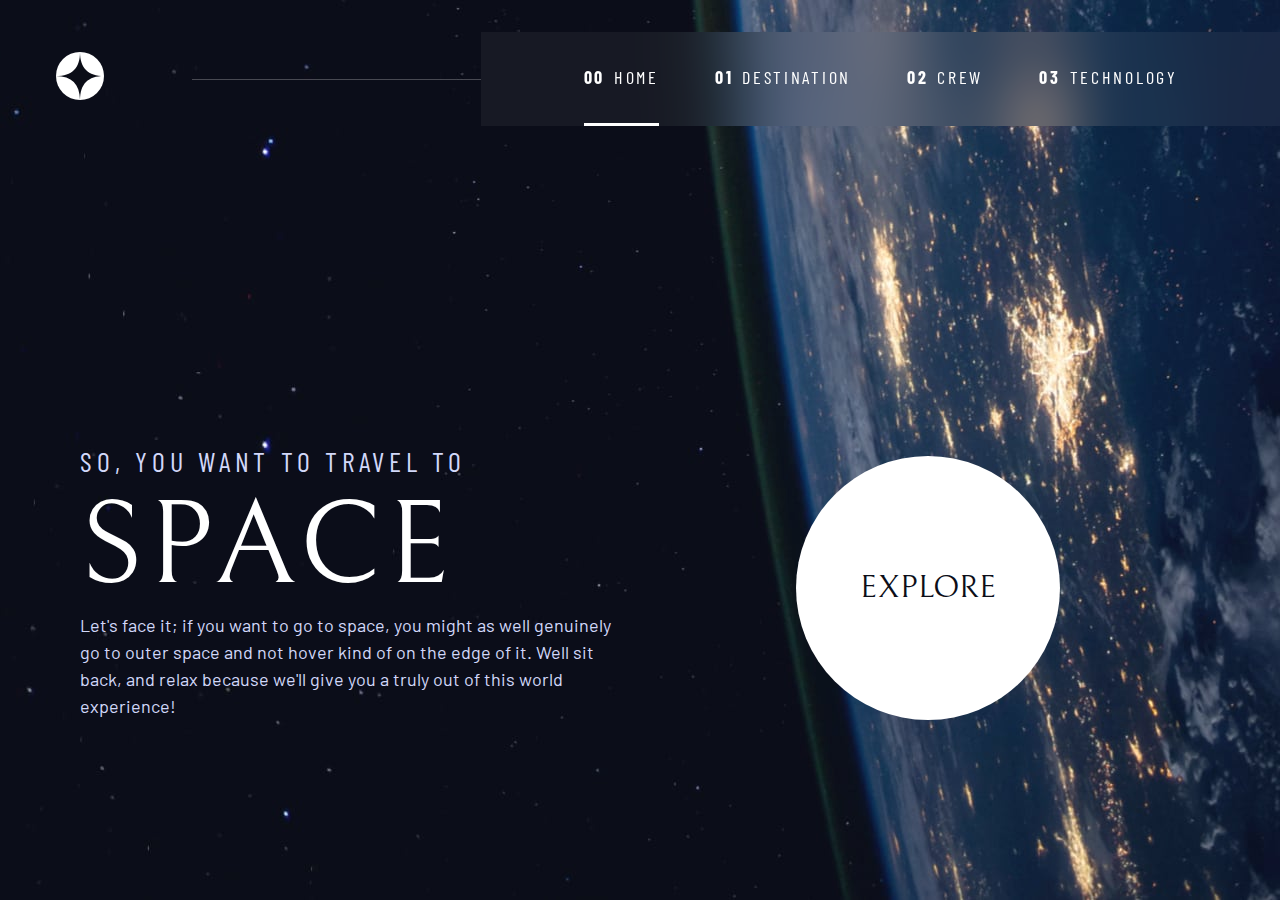
<file: index.html>
<!DOCTYPE html>
<html lang="en">
  <head>
    <meta charset="UTF-8" />
    <meta name="viewport" content="width=device-width, initial-scale=1.0" />
    <!-- Google fonts -->
    <link rel="preconnect" href="https://fonts.googleapis.com" />
    <link rel="preconnect" href="https://fonts.gstatic.com" crossorigin />
    <link
      href="https://fonts.googleapis.com/css2?family=Barlow+Condensed:wght@400;700&family=Bellefair&family=Barlow:wght@400;700&display=swap"
      rel="stylesheet"
    />
    <link rel="stylesheet" href="style.css" />

    <link
      rel="icon"
      type="image/png"
      sizes="32x32"
      href="./assets/shared/logo.svg"
    />

    <title>Space Tourism</title>
    <script type="module" src="app.js" defer></script>
  </head>
  <body class="home">
    <a class="skip-to-content" href="#main">Skip to content</a>
    <header class="primary-header flex">
      <div>
        <img
          src="./assets/shared/logo.svg"
          alt="space tourism logo"
          class="logo"
        />
      </div>
      <!-- accessibility for nav menu toggle on mobile for screen readers
        primary-navigation links it to the UL and aria-expanded="false" will be updated
        with JavaScript -->
      <button
        data-visible="false"
        class="mobile-nav-toggle"
        aria-controls="primary-navigation"
      >
        <span class="sr-only" aria-expanded="false">Menu</span>
      </button>
      <nav>
        <ul
          id="primary-navigation"
          data-visible="false"
          class="primary-navigation underline-indicators flex"
        >
          <li class="active">
            <a
              class="ff-sans-cond uppercase text-white letter-spacing-2"
              href="index.html"
            >
              <!-- aria-hidden="true" is so that screen readers don't read the "00" on these spans
              as they are just their for decorative/style purposes -->
              <span aria-hidden="true">00</span>Home</a
            >
          </li>
          <li>
            <a
              class="ff-sans-cond uppercase text-white letter-spacing-2"
              href="destination.html"
              ><span aria-hidden="true">01</span>Destination</a
            >
          </li>
          <li>
            <a
              class="ff-sans-cond uppercase text-white letter-spacing-2"
              href="crew.html"
              ><span aria-hidden="true">02</span>Crew</a
            >
          </li>
          <li>
            <a
              class="ff-sans-cond uppercase text-white letter-spacing-2"
              href="technology.html"
              ><span aria-hidden="true">03</span>Technology</a
            >
          </li>
        </ul>
      </nav>
    </header>

    <main id="main" class="grid-container grid-container--home">
      <div>
        <h1 class="text-accent fs-500 ff-sans-cond uppercase letter-spacing-1">
          So, you want to travel to
          <span class="d-block fs-900 ff-serif text-white">Space</span>
        </h1>
        <p class="text-accent">
          Let's face it; if you want to go to space, you might as well genuinely
          go to outer space and not hover kind of on the edge of it. Well sit
          back, and relax because we'll give you a truly out of this world
          experience!
        </p>
      </div>
      <div>
        <a
          id="test"
          href="destination.html"
          class="large-button uppercase ff-serif fs-600 text-dark bg-white"
          >Explore</a
        >
      </div>
    </main>
  </body>
</html>
</file>
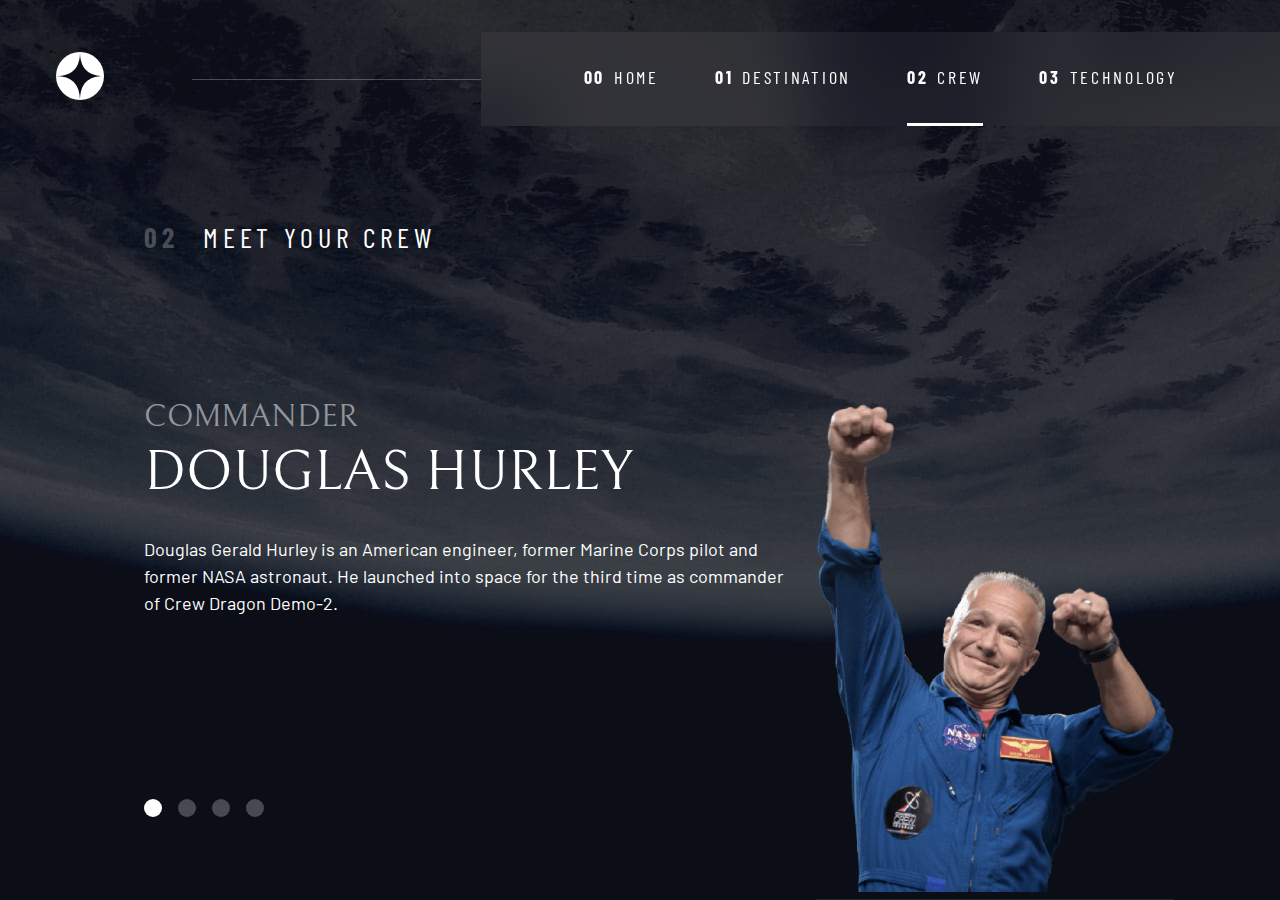
<file: crew.html>
<!DOCTYPE html>
<html lang="en">
  <head>
    <meta charset="UTF-8" />
    <meta name="viewport" content="width=device-width, initial-scale=1.0" />
    <!-- Google fonts -->
    <link rel="preconnect" href="https://fonts.googleapis.com" />
    <link rel="preconnect" href="https://fonts.gstatic.com" crossorigin />
    <link
      href="https://fonts.googleapis.com/css2?family=Barlow+Condensed:wght@400;700&family=Bellefair&family=Barlow:wght@400;700&display=swap"
      rel="stylesheet"
    />
    <link rel="stylesheet" href="style.css" />

    <link
      rel="icon"
      type="image/png"
      sizes="32x32"
      href="./assets/shared/logo.svg"
    />

    <title>Space Tourism</title>
    <script src="app.js" defer></script>
    <script src="dots.js" type="module" defer></script>
  </head>

  <body class="crew">
    <a class="skip-to-content" href="#main">Skip to content</a>
    <header class="primary-header flex">
      <div>
        <img
          src="./assets/shared/logo.svg"
          alt="space tourism logo"
          class="logo"
        />
      </div>
      <button class="mobile-nav-toggle" aria-controls="primary-navigation">
        <span class="sr-only" aria-expanded="false">Menu</span>
      </button>
      <nav>
        <ul
          id="primary-navigation"
          data-visible="false"
          class="primary-navigation underline-indicators flex"
        >
          <li>
            <a
              class="ff-sans-cond uppercase text-white letter-spacing-2"
              href="index.html"
              ><span aria-hidden="true">00</span>Home</a
            >
          </li>
          <li>
            <a
              class="ff-sans-cond uppercase text-white letter-spacing-2"
              href="destination.html"
              ><span aria-hidden="true">01</span>Destination</a
            >
          </li>
          <li class="active">
            <a
              class="ff-sans-cond uppercase text-white letter-spacing-2"
              href="crew.html"
              ><span aria-hidden="true">02</span>Crew</a
            >
          </li>
          <li>
            <a
              class="ff-sans-cond uppercase text-white letter-spacing-2"
              href="technology.html"
              ><span aria-hidden="true">03</span>Technology</a
            >
          </li>
        </ul>
      </nav>
    </header>

    <main id="main" class="grid-container grid-container--crew flow">
      <h1 class="numbered-title">
        <span aria-hidden="true">02</span> Meet your crew
      </h1>

      <div
        class="dot-indicators flex"
        role="tablist"
        aria-label="crew member list"
      >
        <button
          aria-selected="true"
          aria-controls="commander-tab"
          data-image="commander image"
          data-tab-Panel="commander"
          role="tab"
          tabindex="0"
        >
          <span class="sr-only">The Commander</span>
        </button>
        <button
          aria-selected="false"
          aria-controls="specialist-tab"
          data-image="specialist-image"
          data-tab-Panel="specialist"
          role="tab"
          tabindex="-1"
        >
          <span class="sr-only">The Mission Specialist</span>
        </button>
        <button
          aria-selected="false"
          aria-controls="pilot-tab"
          data-image="pilot-image"
          data-tab-Panel="pilot"
          role="tab"
          tabindex="-1"
        >
          <span class="sr-only">The Pilot</span>
        </button>
        <button
          aria-selected="false"
          aria-controls="engineer-tab"
          data-image="engineer-image"
          data-tab-Panel="engineer"
          role="tab"
          tabindex="-1"
        >
          <span class="sr-only">The Crew Engineer</span>
        </button>
      </div>

      <article
        class="crew-details flow flow--space-large"
        id="commander-tab"
        role="tabpanel"
        tabindex="0"
      >
        <header class="flow flow--space-small">
          <h2 class="fs-600 ff-serif uppercase crewRole">Commander</h2>
          <p class="fs-700 uppercase ff-serif crewName">Douglas Hurley</p>
        </header>
        <p class="crewBio">
          Douglas Gerald Hurley is an American engineer, former Marine Corps
          pilot and former NASA astronaut. He launched into space for the third
          time as commander of Crew Dragon Demo-2.
        </p>
      </article>
      <picture>
        <!-- browser will use the png by default, but can use the webp (smaller) when it is supported -->
        <source
          class="crewPicture"
          srcset="assets/crew/image-douglas-hurley.png"
          type="image/webp"
        />
        <img
          class="crewImage"
          src="assets/crew/image-douglas-hurley.png"
          alt="Douglas Hurley"
        />
      </picture>
    </main>
  </body>
</html>
</file>
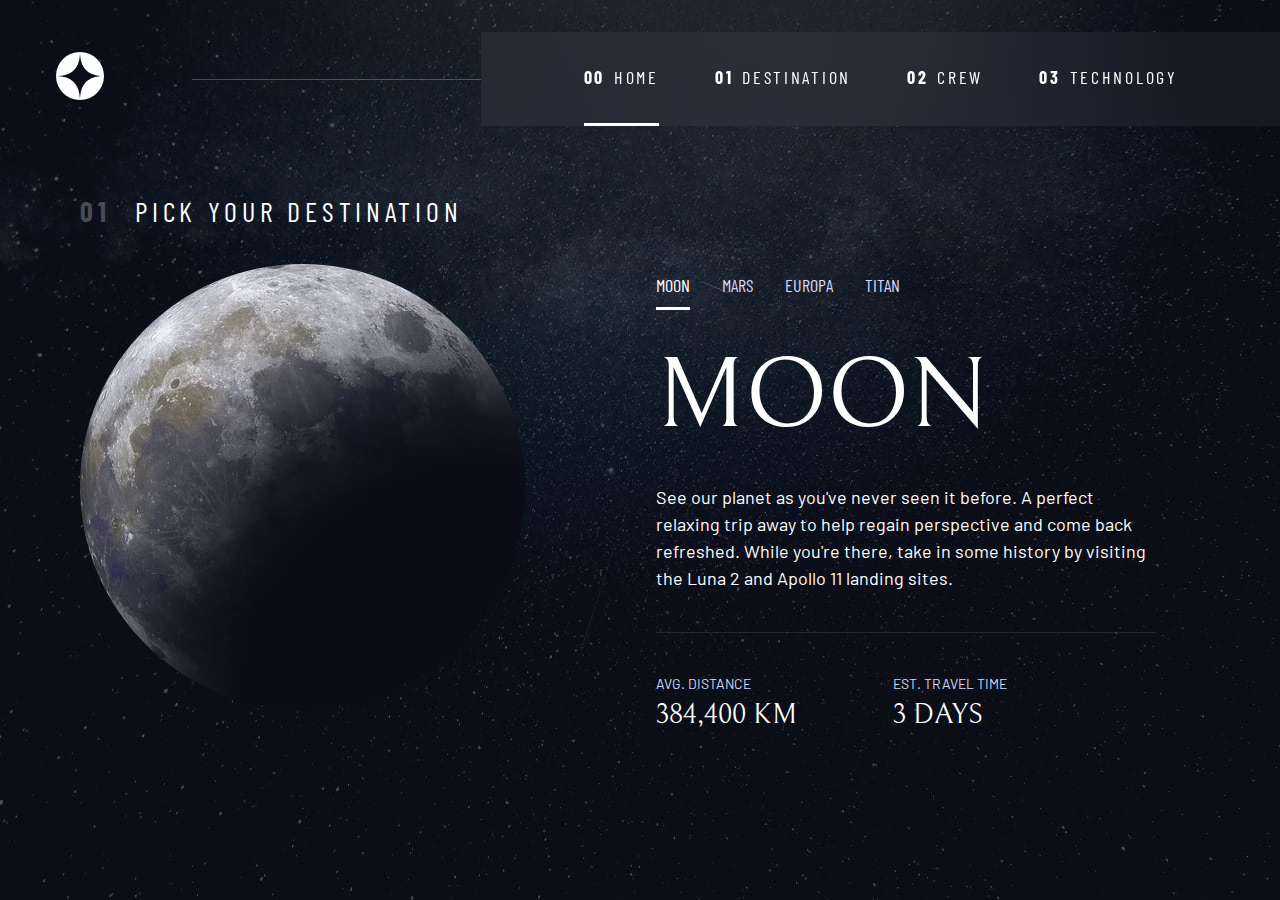
<file: destination-moon.html>
<!DOCTYPE html>
<html lang="en">
  <head>
    <meta charset="UTF-8" />
    <meta name="viewport" content="width=device-width, initial-scale=1.0" />
    <!-- Google fonts -->
    <link rel="preconnect" href="https://fonts.googleapis.com" />
    <link rel="preconnect" href="https://fonts.gstatic.com" crossorigin />
    <link
      href="https://fonts.googleapis.com/css2?family=Barlow+Condensed:wght@400;700&family=Bellefair&family=Barlow:wght@400;700&display=swap"
      rel="stylesheet"
    />
    <link rel="stylesheet" href="style.css" />

    <link
      rel="icon"
      type="image/png"
      sizes="32x32"
      href="./assets/shared/logo.svg"
    />

    <title>Space Tourism</title>
    <script src="app.js" defer></script>
  </head>
  <body class="destination">
    <a class="skip-to-content" href="#main">Skip to content</a>
    <header class="primary-header flex">
      <div>
        <img
          src="./assets/shared/logo.svg"
          alt="space tourism logo"
          class="logo"
        />
      </div>
      <!-- accessibility for nav menu toggle on mobile for screen readers
        primary-navigation links it to the UL and aria-expanded="false" will be updated
        with JavaScript -->
      <button
        data-visible="false"
        class="mobile-nav-toggle"
        aria-controls="primary-navigation"
      >
        <span class="sr-only" aria-expanded="false">Menu</span>
      </button>
      <nav>
        <ul
          id="primary-navigation"
          data-visible="false"
          class="primary-navigation underline-indicators flex"
        >
          <li class="active">
            <a
              class="ff-sans-cond uppercase text-white letter-spacing-2"
              href="index.html"
            >
              <!-- aria-hidden="true" is so that screen readers don't read the "00" on these spans
              as they are just their for decorative/style purposes -->
              <span aria-hidden="true">00</span>Home</a
            >
          </li>
          <li>
            <a
              class="ff-sans-cond uppercase text-white letter-spacing-2"
              href="destination.html"
              ><span aria-hidden="true">01</span>Destination</a
            >
          </li>
          <li>
            <a
              class="ff-sans-cond uppercase text-white letter-spacing-2"
              href="crew.html"
              ><span aria-hidden="true">02</span>Crew</a
            >
          </li>
          <li>
            <a
              class="ff-sans-cond uppercase text-white letter-spacing-2"
              href="technology.html"
              ><span aria-hidden="true">03</span>Technology</a
            >
          </li>
        </ul>
      </nav>
    </header>

    <main id="main" class="grid-container grid-container--destination flow">
      <h1 class="numbered-title">
        <span aria-hidden="true">01</span> Pick your destination
      </h1>
      <picture>
        <!-- browser will use the png by default, but can use the webp (smaller) when it is supported -->
        <source srcset="assets/destination/image-moon.webp" type="image/webp" />
        <img src="assets/destination/image-moon.png" alt="the moon" />
      </picture>
      <div class="tab-list underline-indicators flex">
        <button aria-selected="true" class="uppercase ff-sans-cond text-accent">
          Moon
        </button>
        <button
          aria-selected="false"
          class="uppercase ff-sans-cond text-accent"
        >
          Mars
        </button>
        <button
          aria-selected="false"
          class="uppercase ff-sans-cond text-accent"
        >
          Europa
        </button>
        <button
          aria-selected="false"
          class="uppercase ff-sans-cond text-accent"
        >
          Titan
        </button>
      </div>
      <article class="destination-info flow">
        <h2 class="fs-800 uppercase ff-serif">Moon</h2>
        <p>
          See our planet as you've never seen it before. A perfect relaxing trip
          away to help regain perspective and come back refreshed. While you're
          there, take in some history by visiting the Luna 2 and Apollo 11
          landing sites.
        </p>
        <div class="destination-meta flex">
          <div>
            <h3 class="text-accent fs-200 uppercase">Avg. distance</h3>
            <p class="ff-serif uppercase">384,400 km</p>
          </div>
          <div>
            <h3 class="text-accent fs-200 uppercase">Est. travel time</h3>
            <p class="ff-serif uppercase">3 days</p>
          </div>
        </div>
      </article>
    </main>
  </body>
</html>
</file>
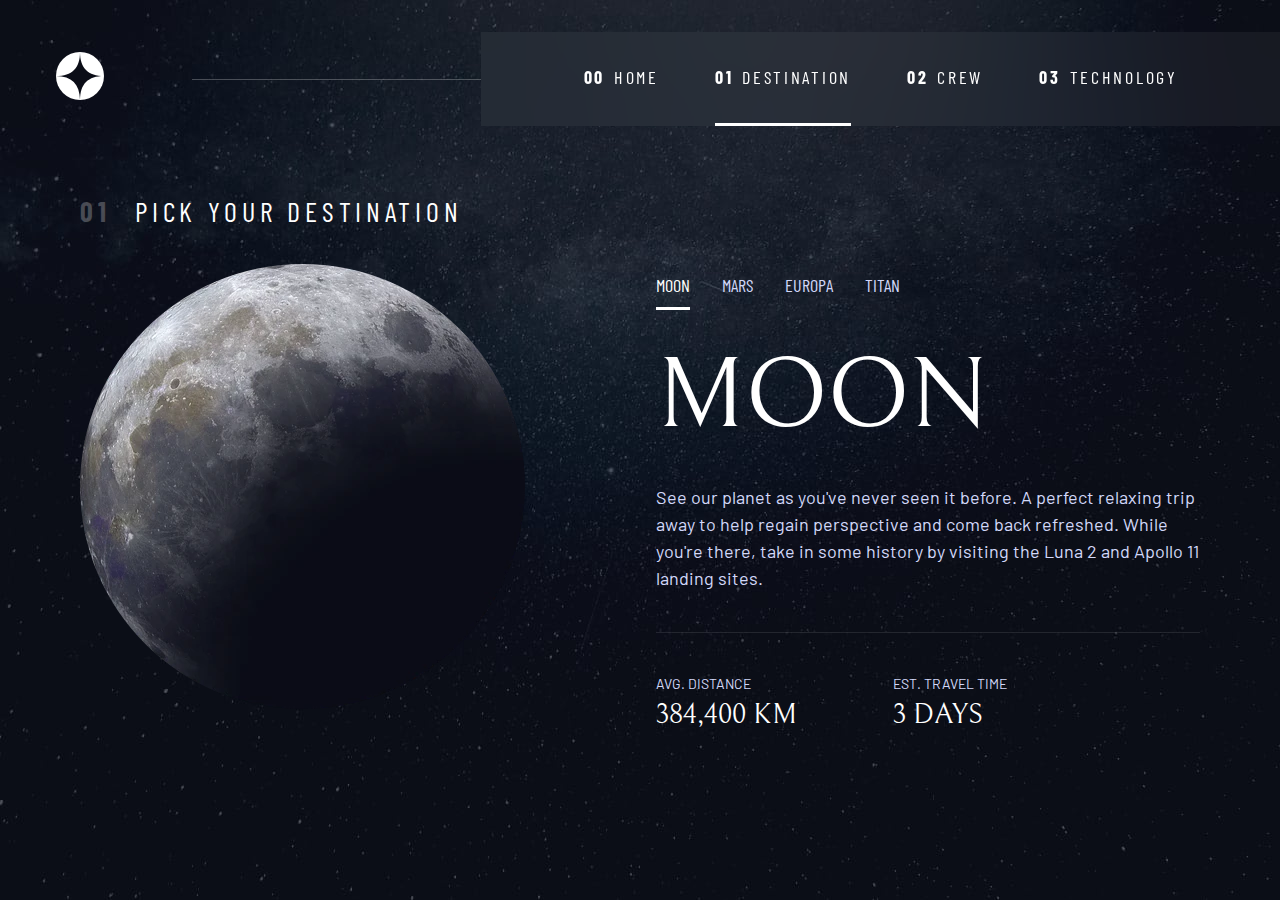
<file: destination.html>
<!DOCTYPE html>
<html lang="en">
  <head>
    <meta charset="UTF-8" />
    <meta name="viewport" content="width=device-width, initial-scale=1.0" />
    <!-- Google fonts -->
    <link rel="preconnect" href="https://fonts.googleapis.com" />
    <link rel="preconnect" href="https://fonts.gstatic.com" crossorigin />
    <link
      href="https://fonts.googleapis.com/css2?family=Barlow+Condensed:wght@400;700&family=Bellefair&family=Barlow:wght@400;700&display=swap"
      rel="stylesheet"
    />
    <link rel="stylesheet" href="style.css" />

    <link
      rel="icon"
      type="image/png"
      sizes="32x32"
      href="./assets/shared/logo.svg"
    />

    <title>Space Tourism</title>
    <script src="app.js" defer></script>
    <script src="tabs.js" type="module" defer></script>
  </head>
  <body class="destination">
    <a class="skip-to-content" href="#main">Skip to content</a>
    <header class="primary-header flex">
      <div>
        <img
          src="./assets/shared/logo.svg"
          alt="space tourism logo"
          class="logo"
        />
      </div>
      <!-- accessibility for nav menu toggle on mobile for screen readers
        primary-navigation links it to the UL and aria-expanded="false" will be updated
        with JavaScript -->
      <button
        data-visible="false"
        class="mobile-nav-toggle"
        aria-controls="primary-navigation"
      >
        <span class="sr-only" aria-expanded="false">Menu</span>
      </button>
      <nav>
        <ul
          id="primary-navigation"
          data-visible="false"
          class="primary-navigation underline-indicators flex"
        >
          <li>
            <a
              class="ff-sans-cond uppercase text-white letter-spacing-2"
              href="index.html"
            >
              <!-- aria-hidden="true" is so that screen readers don't read the "00" on these spans
              as they are just their for decorative/style purposes -->
              <span aria-hidden="true">00</span>Home</a
            >
          </li>
          <li class="active">
            <a
              class="ff-sans-cond uppercase text-white letter-spacing-2"
              href="destination.html"
              ><span aria-hidden="true">01</span>Destination</a
            >
          </li>
          <li>
            <a
              class="ff-sans-cond uppercase text-white letter-spacing-2"
              href="crew.html"
              ><span aria-hidden="true">02</span>Crew</a
            >
          </li>
          <li>
            <a
              class="ff-sans-cond uppercase text-white letter-spacing-2"
              href="technology.html"
              ><span aria-hidden="true">03</span>Technology</a
            >
          </li>
        </ul>
      </nav>
    </header>

    <main id="main" class="grid-container grid-container--destination flow">
      <h1 class="numbered-title">
        <span aria-hidden="true">01</span> Pick your destination
      </h1>
      <picture>
        <source
          class="locationPicture"
          srcset="assets/destination/image-moon.webp"
          type="image/webp"
        />
        <img
          class="locationImg"
          src="./assets/destination/image-moon.png"
          alt="the moon"
        />
      </picture>
      <div
        class="tab-list underline-indicators flex"
        role="tablist"
        aria-label="destination list"
      >
        <button
          aria-selected="true"
          role="tab"
          data-tab-Panel="moon"
          tabindex="0"
          class="uppercase ff-sans-cond text-accent"
        >
          Moon
        </button>
        <button
          aria-selected="false"
          role="tab"
          data-tab-Panel="mars"
          tabindex="-1"
          class="uppercase ff-sans-cond text-accent"
        >
          Mars
        </button>
        <button
          aria-selected="false"
          role="tab"
          data-tab-Panel="europa"
          tabindex="-1"
          class="uppercase ff-sans-cond text-accent"
        >
          Europa
        </button>
        <button
          aria-selected="false"
          role="tab"
          data-tab-Panel="titan"
          tabindex="-1"
          class="uppercase ff-sans-cond text-accent"
        >
          Titan
        </button>
      </div>
      <article class="destination-info flow">
        <h2 class="fs-800 uppercase ff-serif locationName">Moon</h2>

        <p class="locationDescription text-accent">
          See our planet as you've never seen it before. A perfect relaxing trip
          away to help regain perspective and come back refreshed. While you're
          there, take in some history by visiting the Luna 2 and Apollo 11
          landing sites.
        </p>

        <div class="destination-meta flex">
          <div>
            <h3 class="text-accent fs-200 uppercase">Avg. distance</h3>
            <p class="ff-serif uppercase locationDistance">384,400 km</p>
          </div>
          <div>
            <h3 class="text-accent fs-200 uppercase">Est. travel time</h3>
            <p class="ff-serif uppercase locationTravel">3 days</p>
          </div>
        </div>
      </article>
    </main>
  </body>
</html>
</file>
<file: style.css>
/* --------------------- */
/* Custom Propperties */
/* --------------------- */

:root {
  /* colors */
  --clr-dark: 230 35% 7%;
  --clr-light: 231 77% 90%;
  --clr-white: 0 0% 100%;

  /* font-sizes */
  /* clamp is setting a minimum size, middle size to grow from and a max size */
  --fs-900: clamp(5rem, 8vw + 1rem, 9.375rem);
  --fs-800: 3.5rem;
  --fs-700: 1.5rem;
  --fs-600: 1rem;
  --fs-500: 1rem;
  --fs-400: 0.9375rem;
  --fs-300: 1rem;
  --fs-200: 0.875rem;

  /* font-families */
  --ff-serif: "Bellefair", serif;
  --ff-sans-cond: "Barlow Condensed", sans-serif;
  --ff-sans-normal: "Barlow", sans-serif;
}

@media (min-width: 35rem) {
  :root {
    --fs-800: 5rem;
    --fs-700: 2.5rem;
    --fs-600: 1.5rem;
    --fs-500: 1.25rem;
    --fs-400: 1rem;
  }
}

@media (min-width: 45rem) {
  :root {
    /* font-sizes */
    --fs-800: 6.25rem;
    --fs-700: 3.5rem;
    --fs-600: 2rem;
    --fs-500: 1.75rem;
    --fs-400: 1.125rem;
  }
}

/* --------------------- */
/* RESET */
/* --------------------- */

/* https://piccalil.li/blog/a-modern-css-reset/ */

/* Box Sizing */
*,
*::before,
*::after {
  box-sizing: border-box;
}

/* Reset Margins */

body,
h1,
h2,
h3,
h4,
h5,
h6,
p,
figure,
picture {
  margin: 0;
}

h1,
h2,
h3,
h4,
h5,
h6,
p {
  font-weight: 400;
}

/* set up the body */

body {
  font-family: var(--ff-sans-normal);
  font-size: var(--fs-400);
  color: hsl(var(--clr-white));
  background-color: hsl(var(--clr-dark));
  line-height: 1.5;
  min-height: 100vh;
  /* w/ the min-height, grid will take up the rest of the space */
  display: grid;
  /*creating 2 rows for min size for content one one for remaining space */
  grid-template-rows: min-content 1fr;
  /* in case resizing shows the mobile menu off to the side */
  overflow-x: hidden;
}

/* make images easier to work with */

img,
picture {
  max-width: 100%;
  /* this was overriding the hidden attribute on the picture element*/
  /* display: block; */
}

/* make forms easier to work with */

input,
button,
textarea,
select {
  font: inherit;
}

/* remove animations for people who have turned them off */

@media (prefers-reduced-motion: reduce) {
  *,
  *::before,
  *::after {
    animation-duration: 0.01ms !important;
    animation-iteration-count: 1 !important;
    transition-duration: 0.01ms !important;
    scroll-behavior: auto !important;
  }
}

/* GENERAL */

/* ------------------- */
/*   Utility Classes   */
/* ------------------- */

.flex {
  display: flex;
  /* sets a default property, but also allows for use of a 
    variable later on, on a different class that might be included in addition to this class on
    an element*/
  gap: var(--gap, 1rem);
}

.grid {
  display: grid;
  gap: var(--gap, 1rem);
}

.d-block {
  display: block;
}

/* adjacent combinator " * + * " 
looks at each child because of the > and then checks
to see if it has an adjacent "sibling" that comes before it
if it doesn't, then it doesn't apply the style */
.flow > * + * {
  /* variable flow space OR 1 rem default */
  margin-top: var(--flow-space, 1rem);
}

.flow--space-small {
  --flow-space: 0.5rem;
}
.flow--space-large {
  --flow-space: 2rem;
}

.container {
  /* newer CSS option for looking at the inline of the container */
  padding-inline: 2em;
  /* similar to padding replaces "0 auto" */
  margin-inline: auto;
  max-width: 80rem;
}

/* setup for screen readers only */
/* visually hides content unless being unless the person is using
a screen reader */

.sr-only {
  position: absolute;
  width: 1px;
  height: 1px;
  padding: 0;
  margin: -1px;
  overflow: hidden;
  clip: rect(0, 0, 0, 0);
  white-space: nowrap; /* added line */
  border: 0;
}

.skip-to-content {
  position: absolute;
  z-index: 9999;
  background: hsl(var(--clr-white));
  color: hsl(var(--clr-dark));
  padding: 0.5em 1em;
  margin-inline: auto;
  transform: translateY(-100%);
  transition: transform 250ms ease-in;
}

.skip-to-content:focus {
  transform: translateY(0);
}

/* COLORS */

.bg-dark {
  background-color: hsl(var(--clr-dark));
}
.bg-accent {
  background-color: hsl(var(--clr-light));
}
.bg-white {
  background-color: hsl(var(--clr-white));
}

.text-dark {
  color: hsl(var(--clr-dark));
}
.text-accent {
  color: hsl(var(--clr-light));
}
.text-white {
  color: hsl(var(--clr-white));
}

/* typography */

.ff-serif {
  font-family: var(--ff-serif);
}
.ff-sans-cond {
  font-family: var(--ff-sans-cond);
}
.ff-sans-normal {
  font-family: var(--ff-sans-normal);
}

.letter-spacing-1 {
  letter-spacing: 4.75px;
}
.letter-spacing-2 {
  letter-spacing: 2.7px;
}
.letter-spacing-3 {
  letter-spacing: 2.35px;
}

.uppercase {
  text-transform: uppercase;
}

.fs-900 {
  font-size: var(--fs-900);
}
.fs-800 {
  font-size: var(--fs-800);
}
.fs-700 {
  font-size: var(--fs-700);
}
.fs-600 {
  font-size: var(--fs-600);
}
.fs-500 {
  font-size: var(--fs-500);
}
.fs-400 {
  font-size: var(--fs-400);
}
.fs-300 {
  font-size: var(--fs-300);
}
.fs-200 {
  font-size: var(--fs-200);
}

.fs-900,
.fs-800,
.fs-700,
.fs-600 {
  line-height: 1.1;
}

.numbered-title {
  font-family: var(--ff-sans-cond);
  font-size: var(--fs-500);
  text-transform: uppercase;
  letter-spacing: 4.72px;
}

.numbered-title span {
  margin-right: 0.5em;
  font-weight: 700;
  color: hsl(var(--clr-white) / 0.25);
}

/* ------------------- */
/*     Components      */
/* ------------------- */

.large-button {
  /* never changes font size throughout the different media queries */
  font-size: 2rem;
  position: relative;
  /* display grid because this is a link, which is an in-line element
    and height doesn't work the same and simplifies centering our text. 
    
    eventually changed to inline-grid instead of grid for actual page vs design-system
    this makes it behave as a block element inside and an inline element outside, so that 
    we still have the centered text*/
  display: inline-grid;
  /* force new stacking context to be used with the pseduo element
    keeps anything like a background image on the site from causing weird
    issues later on */
  z-index: 1;
  /* shorthand for alight-items/justify-items */
  place-items: center;
  padding: 0 2em;
  border-radius: 50%;
  /* modern CSS solution that turns this element into a square
    it is width / height ration, but 1/1 is represented as just 1 */
  aspect-ratio: 1;
  text-decoration: none;
}

.large-button::after {
  content: "";
  position: absolute;
  z-index: -1;
  width: 100%;
  height: 100%;
  background: hsl(var(--clr-white) / 0.15);
  border-radius: inherit;
  opacity: 0;
  transition: opacity 750ms linear, transform 500ms ease-in-out;
}

.large-button:hover::after,
.large-button:focus::after {
  opacity: 1;
  transform: scale(1.5);
}

/* Primary Header */

.logo {
  /* clamp(can't get smaller than, will grow by this much, maxes out at this value) */
  margin: 1.5rem clamp(1.5rem, 5vw, 3.5rem);
}

.primary-header {
  justify-content: space-between;
  align-items: center;
}

.primary-navigation {
  --gap: clamp(1.5rem, 5vw, 3.5rem);
  --underline-gap: 2rem;
  list-style: none;
  padding: 0;
  margin: 0;
  background: hsl(var(--clr-dark) / 0.95);
  /* backdrop-filter: blur(2rem); */
}

.primary-navigation a {
  text-decoration: none;
}

.primary-navigation a > span {
  font-weight: 700;
  margin-right: 0.5em;
}

.mobile-nav-toggle {
  display: none;
}

/* checks feature support for a property and value in case a particular 
browswer doesn't yet support something like 'backdrop-filter w/ blur()' */
@supports (backdrop-filter: blur(1.5rem)) {
  .primary-navigation {
    background: hsl(var(--clr-white) / 0.05);
    backdrop-filter: blur(2rem);
  }
}

/* Primary navigation menu for mobile screen sizes */
@media (max-width: 35rem) {
  .primary-navigation {
    --underline-gap: 0.5rem;
    position: fixed;
    z-index: 1000;
    /* top, left, bottom, right */
    inset: 0 0 0 30%;
    list-style: none;
    padding: min(20rem, 10vh) 2rem;
    margin: 0;
    flex-direction: column;
    /* moves it to the right 100% so that it is no longer visible */
    transform: translateX(100%);
    transition: transform 500ms ease-in-out;
  }
  .primary-navigation[data-visible="true"] {
    transform: translateX(0);
  }

  .mobile-nav-toggle {
    /* the button has a display: none on the larger screen sizes to remove it from the DOM
    this adds it back to the DOM as a block level element, but then we don't actually want to see
    the button, so we set it to background: transparent and border: 0 */
    display: block;
    position: absolute;
    z-index: 2000;
    right: 1.5rem;
    top: 2rem;
    background: transparent;
    /* bring in the hamburger icon to use as a visual instead of the button and set it to no-repeat
    because it was looking funky.  width and aspect ration make it a 1.5rem square */
    background: center;
    background-image: url(./assets/shared/icon-hamburger.svg);
    background-repeat: no-repeat;
    width: 1.5rem;
    aspect-ratio: 1;
    border: 0;
  }
  .mobile-nav-toggle[aria-expanded="true"] {
    background-image: url(./assets/shared/icon-close.svg);
    transition: background-image 200ms ease-in-out;
  }
  .mobile-nav-toggle:focus-visible {
    outline: 5px solid white;
    outline-offset: 5px;
  }
}

@media (min-width: 35em) {
  .primary-navigation {
    padding-inline: clamp(3rem, 8vw, 7rem);
  }
}

@media (min-width: 35em) and (max-width: 44.999em) {
  .primary-navigation a > span {
    display: none;
  }
}

@media (min-width: 45rem) {
  .primary-header::after {
    content: "";
    display: block;
    position: relative;
    height: 1px;
    width: 50%;
    margin-left: clamp(0.5rem, 5vw, 5rem);
    margin-right: -2.5rem;
    background: hsl(var(--clr-white) / 0.25);
    order: 1;
  }
  nav {
    order: 2;
  }
  .primary-navigation {
    /* similar to padding-inline — uses the logical start and end of a block styled element, so top/bottom typically */
    margin-block: 2rem;
  }
}

/* selecting every direct descendent so that this can be used on other components */
.underline-indicators > * {
  cursor: pointer;
  padding: var(--underline-gap, 0.5rem) 0;
  /* removes any border that may exist before adding new borders
    ---useful for removing borders on the buttons */
  border: 0;
  border-bottom: 0.2rem solid hsl(var(--clr-white) / 0);
  background-color: transparent;
}

.underline-indicators > li:hover,
.underline-indicators > button:hover
/* .underline-indicators > a:hover, */
/* .underline-indicators > span:hover, */
/* .underline-indicators > span:focus, */
/* .underline-indicators > a:focus, */
/* .underline-indicators > button:focus,  */
/* .underline-indicators > li:focus  */ {
  border-bottom: 0.2rem solid hsl(var(--clr-white) / 0.5);
}

.underline-indicators > li.active,
.underline-indicators > [aria-selected="true"] {
  color: hsl(var(--clr-white) / 1);
  border-color: hsl(var(--clr-white) / 1);
}

@media (max-width: 35rem) {
  .primary-navigation.underline-indicators > .active,
  .primary-navigation.underline-indicators > a,
  .primary-navigation.underline-indicators > ul,
  .primary-navigation.underline-indicators > li {
    max-width: 70%;
  }
}

.tab-list {
  gap: 2rem;
}

.dot-indicators > * {
  cursor: pointer;
  border: 0;
  border-radius: 50%;
  aspect-ratio: 1;
  padding: 0.5em;
  background-color: hsl(var(--clr-white) / 0.25);
}

.dot-indicators > button:hover {
  background-color: hsl(var(--clr-white) / 0.5);
}

.dot-indicators > [aria-selected="true"] {
  background-color: hsl(var(--clr-white) / 1);
}

.number-indicators > * {
  cursor: pointer;
  border: 0;
  width: 3rem;
  border-radius: 50%;
  aspect-ratio: 1;
  /* padding: 2.5rem; */
  margin-left: 0.75rem;
  border: 1.5px solid hsl(var(--clr-white) / 0.25);
}

.number-indicators > button:hover,
.number-indicators > button:focus {
  border-color: hsl(var(--clr-white) / 1);
  background-color: hsl(var(--clr-dark));
  color: hsl(var(--clr-white) / 1);
}

.number-indicators > [aria-selected="true"] {
  background-color: hsl(var(--clr-white) / 1);
  color: hsl(var(--clr-dark));
}

/* ---------------------------- */
/*   Page specific backgrounds   */
/* ---------------------------- */

body {
  background-size: cover;
  background-position: bottom center;
}
/* home */
.home {
  background-image: url(./assets/home/background-home-mobile.jpg);
}

@media (min-width: 35rem) {
  .home {
    background-position: center center;
    background-image: url(./assets/home/background-home-tablet.jpg);
  }
}

@media (min-width: 45rem) {
  .home {
    background-image: url(./assets/home/background-home-desktop.jpg);
  }
}

/* destination */
.destination {
  background-image: url(./assets/destination/background-destination-mobile.jpg);
}

@media (min-width: 35rem) {
  .destination {
    background-position: center center;
    background-image: url(./assets/destination/background-destination-tablet.jpg);
  }
}

@media (min-width: 45rem) {
  .destination {
    background-image: url(./assets/destination/background-destination-desktop.jpg);
  }
}

/* crew */
.crew {
  background-image: url(./assets/crew/background-crew-mobile.jpg);
}

@media (min-width: 35rem) {
  .crew {
    background-position: center center;
    background-image: url(./assets/crew/background-crew-tablet.jpg);
  }
}

@media (min-width: 45rem) {
  .crew {
    background-image: url(./assets/crew/background-crew-desktop.jpg);
  }
}

/* Technology */

.technology {
  background-image: url(./assets/technology/background-technology-mobile.jpg);
}

/* ---------------------------- */
/*          Layout             */
/* ---------------------------- */

.grid-container {
  text-align: center;
  display: grid;
  /* grid specific centering both top and bottom elements within their top and bottom space as well as horizontally
  place-content would do something similar but doesn't space the items apart vertically, so 
  you would use a row-gap w/ it to create space */
  place-items: center;
  /* padding-line adding padding horizontally (naturally, but can do vertical if it makes sense
  for the element) */
  padding-inline: 1rem;
  padding-bottom: 2.5rem;
}

/* only applying to p tags in the grid-container that do not have a class assocaited w/ them */
.grid-container p:not([class]) {
  /* max width of X characters -- roughly equivalent to the zero 0 character in width */
  max-width: 50ch;
}

.numbered-title {
  grid-area: title;
}
/* Destination Layout */

.grid-container--destination {
  --flow-space: 2rem;
  grid-template-areas:
    "title"
    "image"
    "tabs"
    "content";
}

.grid-container--destination > picture {
  grid-area: image;
  max-width: 60%;
  align-self: start;
}

.grid-container--destination > .tab-list {
  grid-area: tabs;
}

.grid-container--destination > .destination-info {
  grid-area: content;
}

.destination-meta {
  flex-direction: column;
  border-top: 1px solid hsl(var(--clr-white) / 0.1);
  padding-top: 2.5rem;
  margin-top: 2.5rem;
}

.destination-meta p {
  font-size: 1.75rem;
}

/* Crew Layout */

.grid-container--crew {
  padding-bottom: 0;
  grid-template-areas:
    "title"
    "image"
    "dots"
    "content";
}

.grid-container--crew > picture {
  padding-inline: clamp(5vw, 5rem, 5rem);
  grid-area: image;
  max-width: 80%;
  border-bottom: 1px solid hsl(var(--clr-white) / 0.1);
}

.grid-container--crew > .dot-indicators {
  grid-area: dots;
}

.grid-container--crew > .crew-details {
  grid-area: content;
}

.crew-details h2 {
  color: hsl(var(--clr-white) / 0.5);
}

@media (min-width: 35em) {
  .numbered-title {
    justify-self: start;
    margin-top: 2rem;
  }

  .destination-meta {
    flex-direction: row;
    justify-content: space-evenly;
  }
  .grid-container--crew {
    grid-template-areas:
      "title"
      "content"
      "dots"
      "image";
  }
  .grid-container--crew > picture {
    padding-inline: 0px;
  }
}

@media (min-width: 45rem) {
  .grid-container {
    text-align: left;
    column-gap: var(--container-gap, 2rem);
    /* 2 columns of 2rem or as much space as is available, then repeat 2 times the min/max and then another column of 2em
          for a total of 4 columns */
    grid-template-columns: minmax(2rem, 1fr) repeat(2, minmax(0, 40rem)) minmax(
        2rem,
        1fr
      );
  }
  .grid-container--home {
    /* using max here is nice for people on a very large screen.  This stops the element from being
    way down at the bottom of a screen and moves it more to the lower-third.  */
    padding-bottom: max(6rem, 20vh);
    align-items: end;
  }
  .grid-container--home > *:first-child {
    grid-column: 2;
  }

  .grid-container--home > *:last-child {
    grid-column: 3;
  }
  .grid-container--destination {
    justify-items: start;
    align-content: start;
    grid-template-areas:
      ". title title ."
      ". image tabs ."
      ". image content .";
  }
  .grid-container--destination > picture {
    max-width: 90%;
  }
  .destination-meta {
    /* was seeing some wrapping on the text that I didn't want--choose the smaller size to resolve */
    --gap: min(8vw, 6rem);
    justify-content: start;
  }
  .grid-container--crew {
    grid-template-columns: minmax(1rem, 1fr) minmax(0, 40rem) minmax(0, 20rem) minmax(
        1rem,
        1fr
      );
    justify-items: start;
    grid-template-areas:
      ". title title ."
      ". content image ."
      ". dots image .";
  }

  .grid-container--crew > .dot-indicators {
    justify-self: start;
  }
  .grid-container--crew > picture {
    grid-column: span 2;
    max-width: 80%;
    align-self: end;
  }
}

/* Technology Layout */

.grid-container--technology {
  grid-template-areas:
    "title"
    "image"
    "numbers"
    "content";
}

.grid-container--technology > img {
  grid-area: image;
  /* grid-column: span 2; */
  max-width: 100vw;
  overflow-x: hidden;
}

.grid-container--technology > number-indicators {
  grid-area: numbers;
}

.grid-container--technology > .tech-details {
  grid-area: content;
}

/* .tech-details h2 {
  color: hsl(var(--clr-white) / 0.5);
} */
</file>
